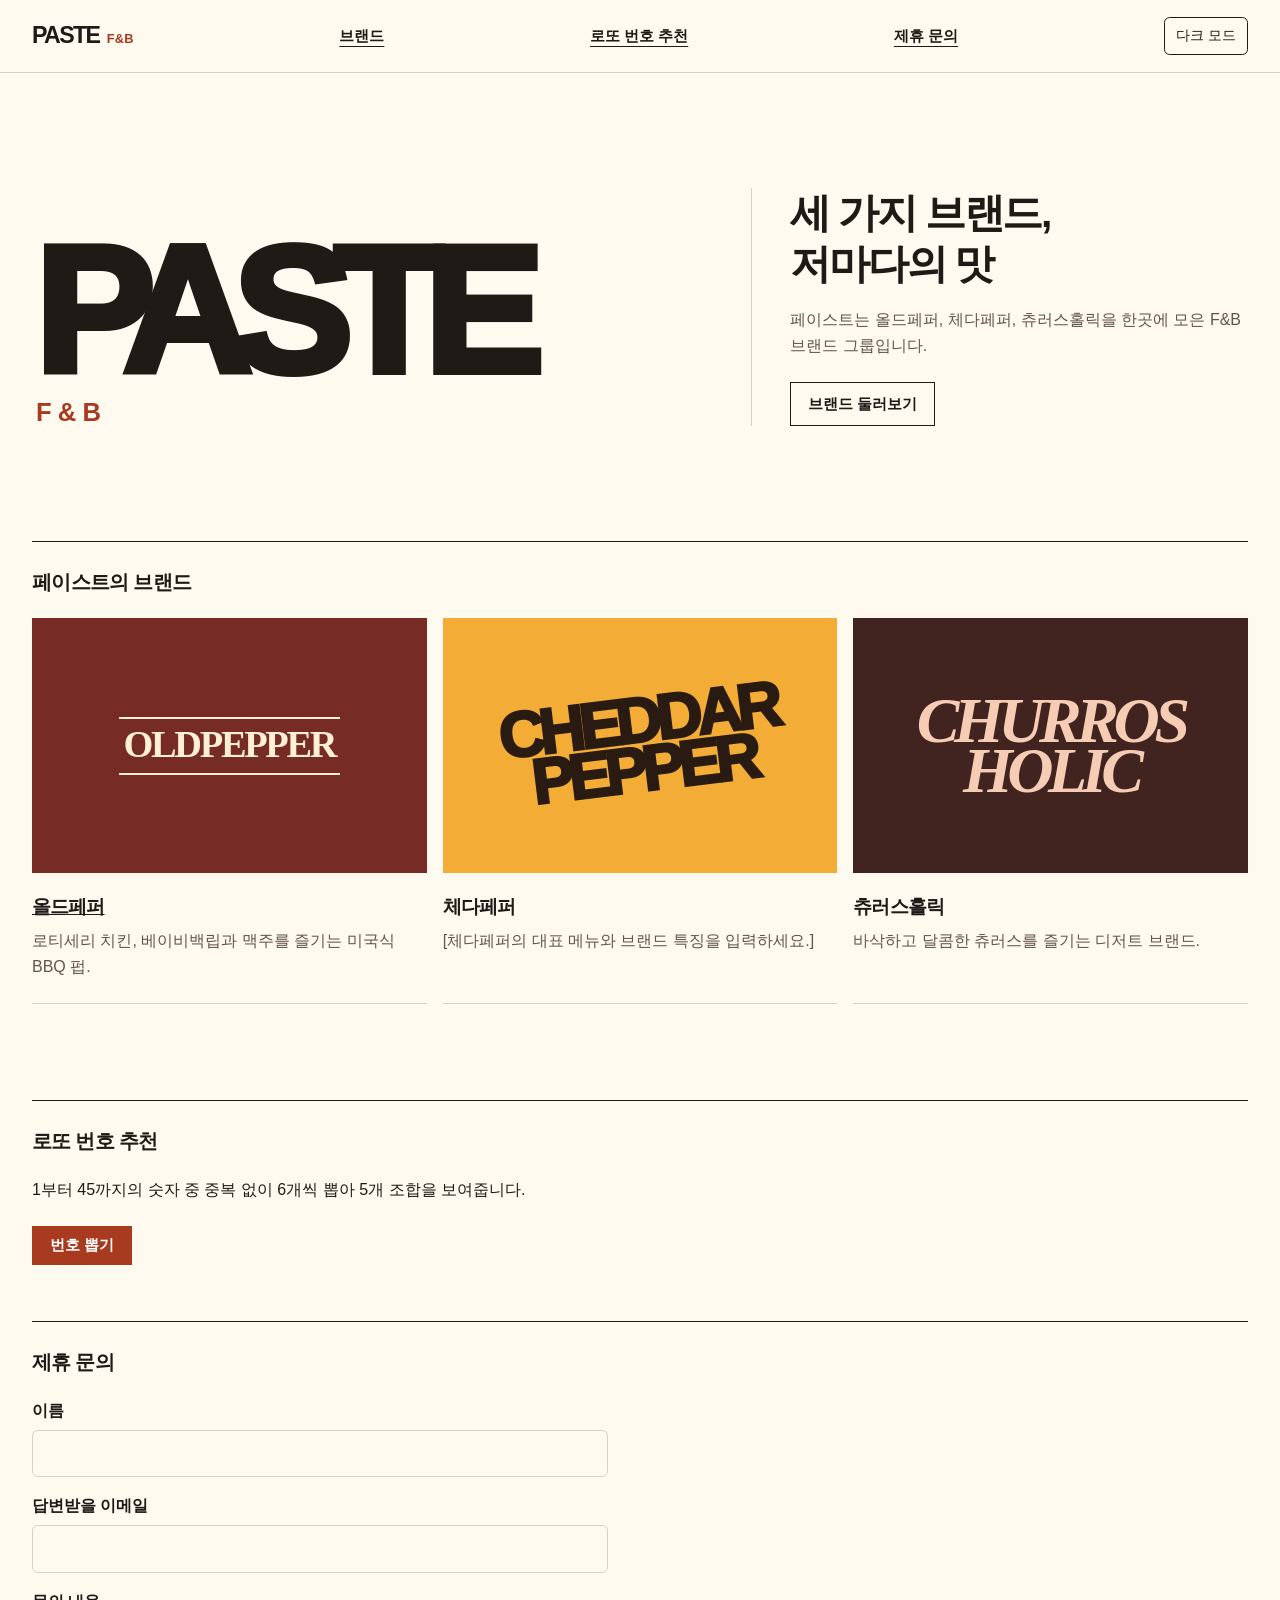
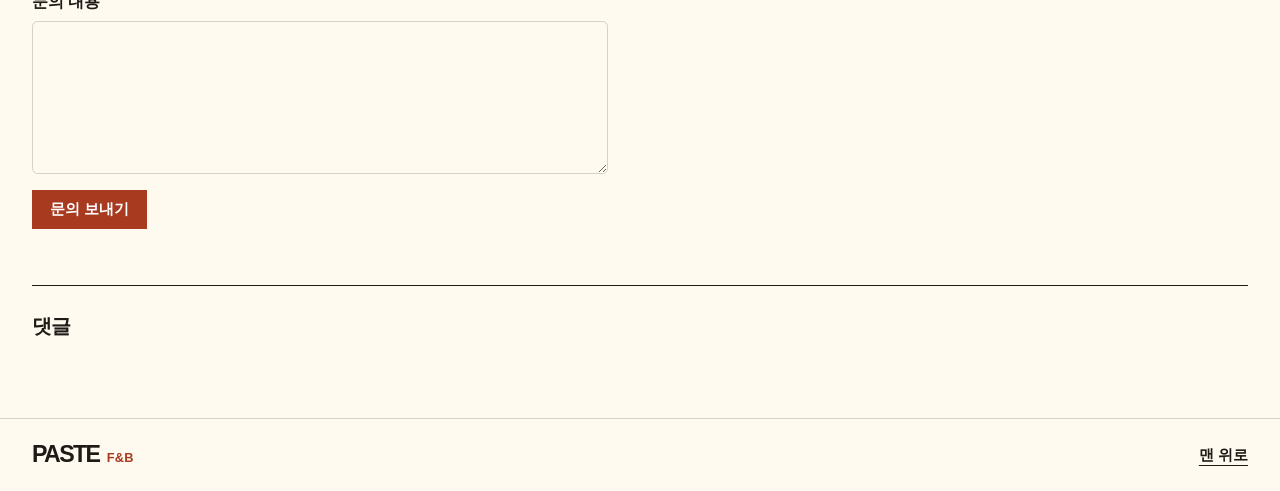
<file: index.html>
<!doctype html>
<html lang="ko">
<head>
  <meta charset="utf-8">
  <meta name="viewport" content="width=device-width, initial-scale=1">
  <meta name="description" content="페이스트 F&amp;B와 올드페퍼, 체다페퍼, 츄러스홀릭을 소개합니다.">
  <title>PASTE F&amp;B | 페이스트</title>
  <script src="theme.js"></script>
  <style>
    :root {
      color-scheme: light;
      --paper: #fffaf0;
      --ink: #201a17;
      --muted: #62554d;
      --line: #d9cfc2;
      --orange: #a83a20;
      --button-ink: #fff;
      --display: "Arial Black", "Helvetica Neue", Arial, sans-serif;
      --body: Pretendard, "Apple SD Gothic Neo", "Malgun Gothic", sans-serif;
    }
    :root[data-theme="dark"] {
      color-scheme: dark;
      --paper: #201a17;
      --ink: #fff4e8;
      --muted: #d6c4b7;
      --line: #806a5f;
      --orange: #ff9e80;
      --button-ink: #201a17;
    }
    *, *::before, *::after { box-sizing: border-box; }
    html { scroll-behavior: smooth; }
    body { margin: 0; background: var(--paper); color: var(--ink); font: 1rem/1.65 var(--body); word-break: keep-all; }
    a { color: inherit; }
    a:focus-visible { outline: 2px solid var(--orange); outline-offset: 5px; }
    .skip-link { position: absolute; z-index: 1; top: .75rem; left: .75rem; padding: .5rem 1rem; background: var(--paper); }
    .skip-link:not(:focus) { clip-path: inset(50%); }
    h1, h2, h3, p { margin: 0; }
    .wrap { width: min(100% - 3rem, 76rem); margin-inline: auto; }
    .header { border-bottom: 1px solid var(--line); }
    .nav { min-height: 4.5rem; display: flex; flex-wrap: wrap; align-items: center; justify-content: space-between; gap: .5rem 1rem; padding-block: .5rem; }
    .logo { text-decoration: none; display: inline-flex; align-items: baseline; gap: .45rem; font: 900 1.45rem/1 var(--display); letter-spacing: -.07em; }
    .logo span { color: var(--orange); font-size: .8rem; letter-spacing: .02em; }
    .nav-link { font-size: .9375rem; font-weight: 700; text-underline-offset: .32em; }
    .nav-link:hover { color: var(--orange); }

    .hero { display: grid; grid-template-columns: 1.35fr 1fr; gap: 3rem; align-items: end; padding-block: clamp(4rem, 9vw, 8.25rem); }
    .hero h1 { width: fit-content; font: 950 clamp(5rem, 14vw, 13rem)/.8 var(--display); letter-spacing: -.105em; }
    .hero h1 span { display: block; margin: .95rem 0 0 .25rem; color: var(--orange); font: 800 clamp(1rem, 2.5vw, 1.6rem)/1 var(--display); letter-spacing: .24em; }
    .hero-copy { border-left: 1px solid var(--line); padding-left: clamp(1.25rem, 3vw, 2.5rem); }
    .hero-copy h2 { font-size: clamp(1.55rem, 3.2vw, 2.65rem); line-height: 1.25; letter-spacing: -.055em; }
    .hero-copy p { margin-top: 1rem; color: var(--muted); }
    .button { display: inline-block; margin-top: 1.4rem; padding: .55rem 1.05rem; border: 1px solid var(--ink); text-decoration: none; font-size: .9375rem; font-weight: 700; }
    .button:hover { background: var(--ink); color: var(--paper); }

    .brands { padding-block: 1.5rem clamp(3.5rem, 8vw, 6rem); border-top: 1px solid var(--ink); }
    .section-title { margin-bottom: 1.2rem; font-size: 1.25rem; letter-spacing: -.035em; }
    .brand-grid { display: grid; grid-template-columns: repeat(3, minmax(0, 1fr)); gap: 1rem; }
    .brand { border-bottom: 1px solid var(--line); }
    .brand-art { min-height: 13.5rem; aspect-ratio: 1.55; display: grid; place-items: center; padding: 1rem; text-align: center; }
    .brand-art span { display: inline-block; }
    .oldpepper { color: #fff0d5; background: #762b25; }
    .oldpepper span { border-block: 2px solid currentColor; padding: .12em .12em .19em; font: 800 clamp(1.6rem, 3vw, 2.55rem)/1.1 Georgia, serif; letter-spacing: -.06em; }
    .cheddarpepper { color: #291b11; background: #f3ad36; }
    .cheddarpepper span { transform: rotate(-7deg); font: 950 clamp(2.25rem, 5vw, 4.1rem)/.77 var(--display); letter-spacing: -.09em; }
    .churrosholic { color: #f6cdb4; background: #41241f; }
    .churrosholic span { font: italic 700 clamp(2.35rem, 5vw, 4.3rem)/.77 Georgia, serif; letter-spacing: -.085em; }
    .brand-copy { padding: 1.15rem 0 1.4rem; }
    .brand-copy h3 { font-size: 1.2rem; letter-spacing: -.045em; }
    .brand-copy p { margin-top: .3rem; color: var(--muted); }
    .lotto { padding-block: 1.5rem 3.5rem; border-top: 1px solid var(--ink); }
    .lotto button { background: var(--orange); color: var(--button-ink); border-color: var(--orange); font-family: inherit; cursor: pointer; }
    .theme-toggle { border: 1px solid currentColor; border-radius: .35rem; padding: .4rem .7rem; background: transparent; color: var(--ink); font: inherit; font-size: .875rem; cursor: pointer; }
    .theme-toggle:focus-visible { outline: 2px solid var(--orange); outline-offset: 4px; }
    .lotto button:focus-visible { outline: 2px solid var(--orange); outline-offset: 4px; }
    .lotto output { display: grid; gap: .75rem; }
    .lotto-row { display: flex; flex-wrap: wrap; gap: .5rem; }
    .lotto output:not(:empty) { margin-top: 1.25rem; }
    .lotto-number { display: grid; place-items: center; width: 2.75rem; height: 2.75rem; border-radius: 50%; background: #762b25; color: white; font-weight: 800; }
    .partnership { padding-block: 1.5rem 3.5rem; border-top: 1px solid var(--ink); }
    .partnership-form { display: grid; gap: 1rem; max-width: 36rem; }
    .partnership-field { display: grid; gap: .35rem; font-weight: 700; }
    .partnership-field :is(input, textarea) {
      width: 100%;
      padding: .6rem .75rem;
      border: 1px solid var(--line);
      border-radius: .35rem;
      background: var(--paper);
      color: var(--ink);
      font: inherit;
      font-weight: 400;
    }
    .partnership-field textarea { resize: vertical; }
    .partnership-form :focus-visible { outline: 2px solid var(--orange); outline-offset: 3px; }
    .partnership-form .button { justify-self: start; margin-top: 0; background: var(--orange); color: var(--button-ink); border-color: var(--orange); font-family: inherit; cursor: pointer; }
    .comments { padding-block: 1.5rem 3.5rem; border-top: 1px solid var(--ink); }
    .comments noscript { color: var(--muted); }
    .footer { border-top: 1px solid var(--line); }
    .footer .wrap { min-height: 4.5rem; display: flex; align-items: center; justify-content: space-between; gap: 1rem; }
    @media (max-width: 50rem) {
      .hero { grid-template-columns: 1fr; gap: 2.25rem; }
      .hero-copy { border-left: 0; padding-left: 0; }
      .brand-grid { grid-template-columns: 1fr; gap: 1.5rem; }
      .brand-art { aspect-ratio: auto; }
    }
    @media (max-width: 25rem) {
      .wrap { width: calc(100% - 2rem); }
      .hero h1 { font-size: clamp(4rem, 21vw, 5rem); }
    }
    @media (prefers-reduced-motion: reduce) {
      html { scroll-behavior: auto; }
    }
  </style>
</head>
<body id="top">
  <a class="skip-link" href="#main">본문 바로가기</a>
  <header class="header">
    <nav class="nav wrap" aria-label="주 메뉴">
      <a class="logo" href="#top" aria-label="페이스트 F앤B, 맨 위로">PASTE <span>F&amp;B</span></a>
      <a class="nav-link" href="#brands">브랜드</a>
      <a class="nav-link" href="#lotto">로또 번호 추천</a>
      <a class="nav-link" href="#partnership">제휴 문의</a>
      <button class="theme-toggle" type="button" data-theme-toggle aria-pressed="false" hidden>다크 모드</button>
    </nav>
  </header>
  <main class="wrap" id="main" tabindex="-1">
    <section class="hero" aria-labelledby="paste-title">
      <h1 id="paste-title">PASTE <span>F&amp;B</span></h1>
      <div class="hero-copy">
        <h2>세 가지 브랜드,<br>저마다의 맛</h2>
        <p>페이스트는 올드페퍼, 체다페퍼, 츄러스홀릭을 한곳에 모은 F&amp;B 브랜드 그룹입니다.</p>
        <a class="button" href="#brands">브랜드 둘러보기</a>
      </div>
    </section>
    <section class="brands" id="brands" aria-labelledby="brands-title">
      <h2 class="section-title" id="brands-title">페이스트의 브랜드</h2>
      <div class="brand-grid">
        <article class="brand">
          <div class="brand-art oldpepper" aria-hidden="true"><span>OLDPEPPER</span></div>
          <div class="brand-copy">
            <h3><a href="oldpepper/index.html">올드페퍼</a></h3>
            <p>로티세리 치킨, 베이비백립과 맥주를 즐기는 미국식 BBQ 펍.</p>
          </div>
        </article>
        <article class="brand">
          <div class="brand-art cheddarpepper" aria-hidden="true"><span>CHEDDAR<br>PEPPER</span></div>
          <div class="brand-copy">
            <h3>체다페퍼</h3>
            <p>[체다페퍼의 대표 메뉴와 브랜드 특징을 입력하세요.]</p>
          </div>
        </article>
        <article class="brand">
          <div class="brand-art churrosholic" aria-hidden="true"><span>CHURROS<br>HOLIC</span></div>
          <div class="brand-copy">
            <h3>츄러스홀릭</h3>
            <p>바삭하고 달콤한 츄러스를 즐기는 디저트 브랜드.</p>
          </div>
        </article>
      </div>
    </section>
    <section class="lotto" id="lotto" aria-labelledby="lotto-title">
      <h2 class="section-title" id="lotto-title">로또 번호 추천</h2>
      <p>1부터 45까지의 숫자 중 중복 없이 6개씩 뽑아 5개 조합을 보여줍니다.</p>
      <button class="button" id="lotto-draw" type="button">번호 뽑기</button>
      <output id="lotto-result" aria-label="추천 번호" aria-atomic="true"></output>
    </section>
    <section class="partnership" id="partnership" aria-labelledby="partnership-title">
      <h2 class="section-title" id="partnership-title">제휴 문의</h2>
      <form class="partnership-form" action="https://formspree.io/f/mrpqdzrd" method="post">
        <label class="partnership-field">
          이름
          <input type="text" name="name" autocomplete="name" maxlength="100" required>
        </label>
        <label class="partnership-field">
          답변받을 이메일
          <input type="email" name="email" autocomplete="email" maxlength="254" required>
        </label>
        <label class="partnership-field">
          문의 내용
          <textarea name="message" rows="5" maxlength="4000" required></textarea>
        </label>
        <button class="button" type="submit">문의 보내기</button>
      </form>
    </section>
    <section class="comments" aria-labelledby="comments-title">
      <h2 class="section-title" id="comments-title">댓글</h2>
      <div id="disqus_thread"></div>
      <noscript>댓글을 보려면 자바스크립트를 켜 주세요. <a href="https://disqus.com/?ref_noscript">Disqus</a></noscript>
    </section>
  </main>
  <footer class="footer">
    <div class="wrap">
      <a class="logo" href="#top" aria-label="페이스트 F앤B, 맨 위로">PASTE <span>F&amp;B</span></a>
      <a class="nav-link" href="#top">맨 위로</a>
    </div>
  </footer>
  <script>
    const lottoButton = document.getElementById('lotto-draw');
    const lottoResult = document.getElementById('lotto-result');

    function makeLottoRow() {
      const pool = Array.from({ length: 45 }, (_, index) => index + 1);
      const numbers = Array.from({ length: 6 }, () => {
        const index = Math.floor(Math.random() * pool.length);
        return pool.splice(index, 1)[0];
      });

      const balls = numbers.sort((first, second) => first - second).map(number => {
        const ball = document.createElement('span');
        ball.className = 'lotto-number';
        ball.textContent = number;
        return ball;
      });

      const row = document.createElement('span');
      row.className = 'lotto-row';
      row.append(...balls);
      return row;
    }

    lottoButton.addEventListener('click', () => {
      const rows = Array.from({ length: 5 }, makeLottoRow);
      lottoResult.replaceChildren(...rows);
    });
  </script>
  <script>
    window.disqus_config = function () {
      this.page.url = 'https://tasoozzang12-oss.github.io/project/';
      this.page.identifier = 'paste-fnb-home';
    };

    const disqusScript = document.createElement('script');
    disqusScript.src = 'https://paste-3.disqus.com/embed.js';
    disqusScript.setAttribute('data-timestamp', Date.now());
    document.head.appendChild(disqusScript);
  </script>
</body>
</html>
</file>
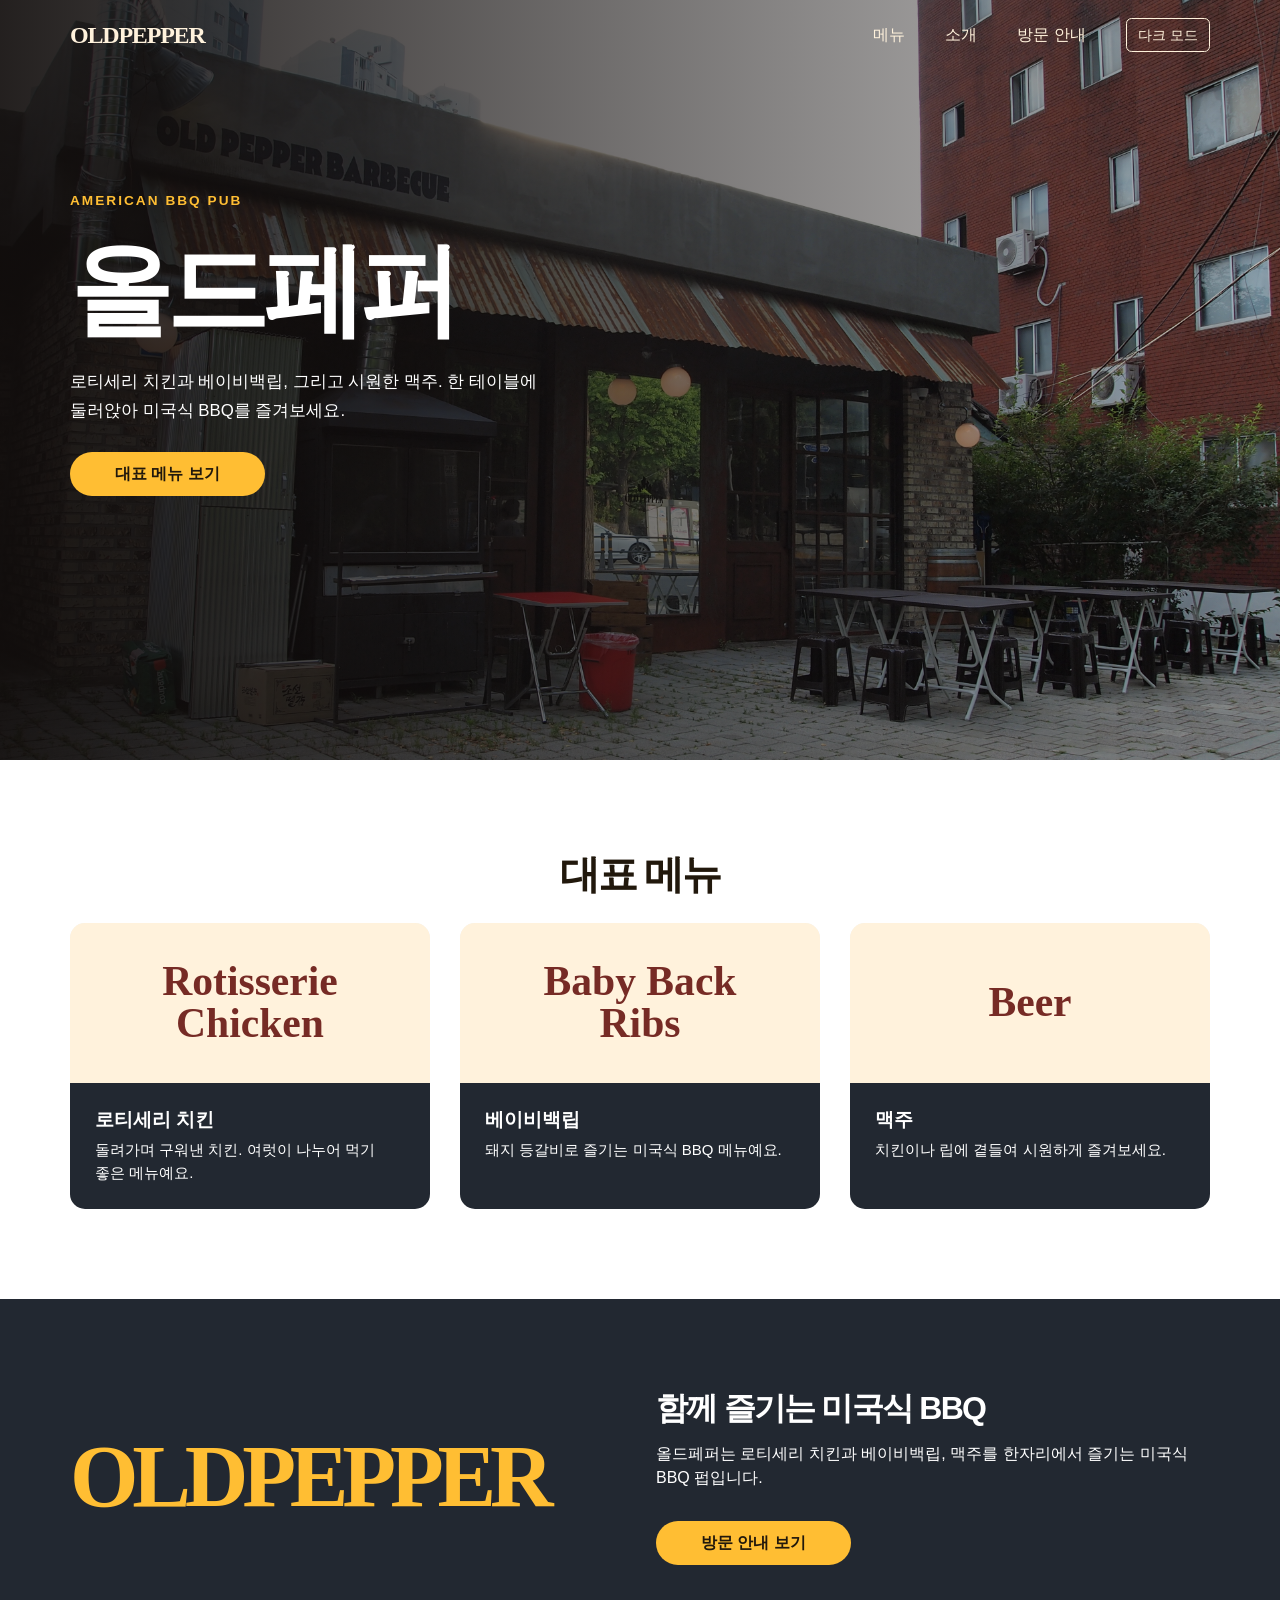
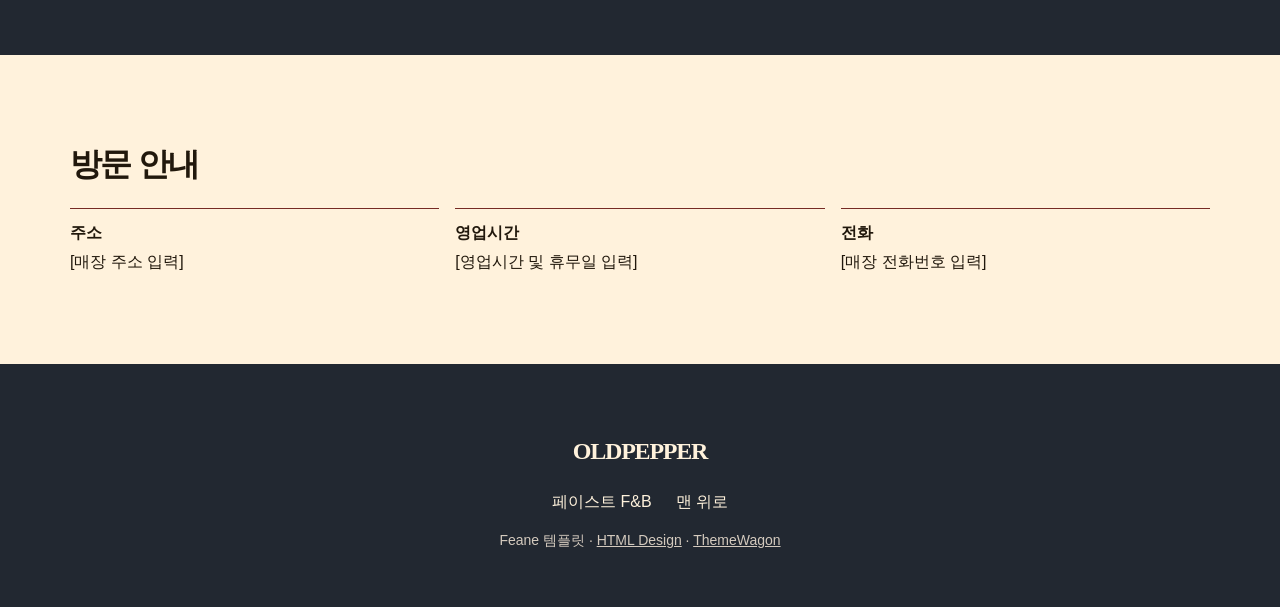
<file: oldpepper/index.html>
<!doctype html>
<html lang="ko">
<head>
  <meta charset="utf-8">
  <meta name="viewport" content="width=device-width, initial-scale=1">
  <meta name="description" content="로티세리 치킨, 베이비백립과 맥주를 즐기는 미국식 BBQ 펍 올드페퍼.">
  <title>올드페퍼 | OLDPEPPER BBQ PUB</title>
  <script src="../theme.js"></script>
  <link rel="stylesheet" href="../feane-v1.0.0/css/bootstrap.css">
  <link rel="stylesheet" href="../feane-v1.0.0/css/style.css">
  <link rel="stylesheet" href="../feane-v1.0.0/css/responsive.css">
  <link rel="stylesheet" href="style.css">
</head>
<body id="top">
  <header class="hero_area">
    <div class="bg-box" aria-hidden="true">
      <img src="image/storefront-hero.jpg" alt="" fetchpriority="high">
    </div>
    <div class="header_section">
      <nav class="container pub-nav" aria-label="주 메뉴">
        <a class="wordmark" href="#top">OLDPEPPER</a>
        <div class="pub-nav-links">
          <a href="#menu">메뉴</a>
          <a href="#about">소개</a>
          <a href="#visit">방문 안내</a>
          <button class="theme-toggle" type="button" data-theme-toggle aria-pressed="false" hidden>다크 모드</button>
        </div>
      </nav>
    </div>
    <div class="slider_section">
      <div class="container">
        <div class="detail-box hero-copy">
          <p class="eyebrow">AMERICAN BBQ PUB</p>
          <h1>올드페퍼</h1>
          <p>로티세리 치킨과 베이비백립, 그리고 시원한 맥주. 한 테이블에 둘러앉아 미국식 BBQ를 즐겨보세요.</p>
          <a href="#menu">대표 메뉴 보기</a>
        </div>
      </div>
    </div>
  </header>
  <main>
    <section class="food_section layout_padding" id="menu" aria-labelledby="menu-title">
      <div class="container">
        <div class="heading_container heading_center">
          <h2 id="menu-title">대표 메뉴</h2>
        </div>
        <div class="row menu-grid">
          <article class="col-md-4">
            <div class="box">
              <div class="menu-label" aria-hidden="true">Rotisserie<br>Chicken</div>
              <div class="detail-box">
                <h3>로티세리 치킨</h3>
                <p>돌려가며 구워낸 치킨. 여럿이 나누어 먹기 좋은 메뉴예요.</p>
              </div>
            </div>
          </article>
          <article class="col-md-4">
            <div class="box">
              <div class="menu-label" aria-hidden="true">Baby Back<br>Ribs</div>
              <div class="detail-box">
                <h3>베이비백립</h3>
                <p>돼지 등갈비로 즐기는 미국식 BBQ 메뉴예요.</p>
              </div>
            </div>
          </article>
          <article class="col-md-4">
            <div class="box">
              <div class="menu-label" aria-hidden="true">Beer</div>
              <div class="detail-box">
                <h3>맥주</h3>
                <p>치킨이나 립에 곁들여 시원하게 즐겨보세요.</p>
              </div>
            </div>
          </article>
        </div>
      </div>
    </section>
    <section class="about_section layout_padding" id="about" aria-labelledby="about-title">
      <div class="container about-content">
        <p class="about-mark" aria-hidden="true">OLDPEPPER</p>
        <div class="detail-box">
          <h2 id="about-title">함께 즐기는 미국식 BBQ</h2>
          <p>올드페퍼는 로티세리 치킨과 베이비백립, 맥주를 한자리에서 즐기는 미국식 BBQ 펍입니다.</p>
          <a href="#visit">방문 안내 보기</a>
        </div>
      </div>
    </section>
    <section class="layout_padding visit" id="visit" aria-labelledby="visit-title">
      <div class="container">
        <h2 id="visit-title">방문 안내</h2>
        <dl class="visit-grid">
          <div><dt>주소</dt><dd>[매장 주소 입력]</dd></div>
          <div><dt>영업시간</dt><dd>[영업시간 및 휴무일 입력]</dd></div>
          <div><dt>전화</dt><dd>[매장 전화번호 입력]</dd></div>
        </dl>
      </div>
    </section>
  </main>
  <footer class="footer_section">
    <div class="container">
      <a class="wordmark" href="#top">OLDPEPPER</a>
      <p class="footer-links"><a href="../index.html">페이스트 F&amp;B</a><a href="#top">맨 위로</a></p>
      <p class="credits">Feane 템플릿 · <a href="https://html.design/">HTML Design</a> · <a href="https://themewagon.com/">ThemeWagon</a></p>
    </div>
  </footer>
</body>
</html>
</file>
<file: feane-v1.0.0/css/style.css>
@import url("https://fonts.googleapis.com/css2?family=Dancing+Script:wght@400;500;600;700&family=Open+Sans:wght@400;600;700&display=swap");
body {
  font-family: "Open Sans", sans-serif;
  color: #0c0c0c;
  background-color: #ffffff;
  overflow-x: hidden;
}

.layout_padding {
  padding: 90px 0;
}

.layout_padding2 {
  padding: 75px 0;
}

.layout_padding2-top {
  padding-top: 75px;
}

.layout_padding2-bottom {
  padding-bottom: 75px;
}

.layout_padding-top {
  padding-top: 90px;
}

.layout_padding-bottom {
  padding-bottom: 90px;
}

h1,
h2 {
  font-family: 'Dancing Script', cursive;
}

.heading_container {
  display: -webkit-box;
  display: -ms-flexbox;
  display: flex;
  -webkit-box-orient: vertical;
  -webkit-box-direction: normal;
      -ms-flex-direction: column;
          flex-direction: column;
  -webkit-box-align: start;
      -ms-flex-align: start;
          align-items: flex-start;
}

.heading_container h2 {
  position: relative;
  margin-bottom: 0;
  font-size: 2.5rem;
  font-weight: bold;
}

.heading_container h2 span {
  color: #ffbe33;
}

.heading_container p {
  margin-top: 10px;
  margin-bottom: 0;
}

.heading_container.heading_center {
  -webkit-box-align: center;
      -ms-flex-align: center;
          align-items: center;
  text-align: center;
}

a,
a:hover,
a:focus {
  text-decoration: none;
}

a:hover,
a:focus {
  color: initial;
}

.btn,
.btn:focus {
  outline: none !important;
  -webkit-box-shadow: none;
          box-shadow: none;
}

/*header section*/
.hero_area {
  position: relative;
  min-height: 100vh;
  display: -webkit-box;
  display: -ms-flexbox;
  display: flex;
  -webkit-box-orient: vertical;
  -webkit-box-direction: normal;
      -ms-flex-direction: column;
          flex-direction: column;
}

.bg-box {
  position: absolute;
  top: 0;
  left: 0;
  width: 100%;
  height: 100%;
}

.bg-box img {
  width: 100%;
  height: 100%;
  -o-object-fit: cover;
     object-fit: cover;
}

.sub_page .hero_area {
  min-height: auto;
}

.sub_page .hero_area .bg-box {
  position: absolute;
  top: 0;
  left: 0;
  width: 100%;
  height: 100%;
}

.sub_page .hero_area .bg-box img {
  width: 100%;
  height: 100%;
  -o-object-fit: cover;
     object-fit: cover;
  -o-object-position: right top;
     object-position: right top;
}

.header_section {
  padding: 15px 0;
}

.header_section .container-fluid {
  padding-right: 25px;
  padding-left: 25px;
}

.navbar-brand {
  font-family: 'Dancing Script', cursive;
}

.navbar-brand span {
  font-weight: bold;
  font-size: 32px;
  color: #ffffff;
}

.custom_nav-container {
  padding: 0;
}

.custom_nav-container .navbar-nav {
  padding-left: 18%;
}

.custom_nav-container .navbar-nav .nav-item .nav-link {
  padding: 5px 20px;
  color: #ffffff;
  text-align: center;
  text-transform: uppercase;
  border-radius: 5px;
  -webkit-transition: all 0.3s;
  transition: all 0.3s;
}

.custom_nav-container .navbar-nav .nav-item:hover .nav-link, .custom_nav-container .navbar-nav .nav-item.active .nav-link {
  color: #ffbe33;
}

.custom_nav-container .nav_search-btn {
  width: auto;
  height: auto;
  padding: 0;
  border: none;
  color: #ffffff;
  margin: 0 10px;
}

.custom_nav-container .nav_search-btn:hover {
  color: #ffbe33;
}

.user_option {
  display: -webkit-box;
  display: -ms-flexbox;
  display: flex;
  -webkit-box-align: center;
      -ms-flex-align: center;
          align-items: center;
}

.user_option a {
  margin: 0 10px;
}

.user_option .user_link {
  color: #ffffff;
}

.user_option .user_link:hover {
  color: #ffbe33;
}

.user_option .cart_link {
  display: -webkit-box;
  display: -ms-flexbox;
  display: flex;
  -webkit-box-pack: center;
      -ms-flex-pack: center;
          justify-content: center;
  -webkit-box-align: center;
      -ms-flex-align: center;
          align-items: center;
}

.user_option .cart_link svg {
  width: 17px;
  height: auto;
  fill: #ffffff;
  margin-bottom: 2px;
}

.user_option .cart_link:hover svg {
  fill: #ffbe33;
}

.user_option .order_online {
  display: inline-block;
  padding: 8px 30px;
  background-color: #ffbe33;
  color: #ffffff;
  border-radius: 45px;
  -webkit-transition: all 0.3s;
  transition: all 0.3s;
  border: none;
}

.user_option .order_online:hover {
  background-color: #e69c00;
}

.custom_nav-container .navbar-toggler {
  outline: none;
}

.custom_nav-container .navbar-toggler {
  padding: 0;
  width: 37px;
  height: 42px;
  -webkit-transition: all 0.3s;
  transition: all 0.3s;
}

.custom_nav-container .navbar-toggler span {
  display: block;
  width: 35px;
  height: 4px;
  background-color: #ffffff;
  margin: 7px 0;
  -webkit-transition: all 0.3s;
  transition: all 0.3s;
  position: relative;
  border-radius: 5px;
  transition: all 0.3s;
}

.custom_nav-container .navbar-toggler span::before, .custom_nav-container .navbar-toggler span::after {
  content: "";
  position: absolute;
  left: 0;
  height: 100%;
  width: 100%;
  background-color: #ffffff;
  top: -10px;
  border-radius: 5px;
  -webkit-transition: all 0.3s;
  transition: all 0.3s;
}

.custom_nav-container .navbar-toggler span::after {
  top: 10px;
}

.custom_nav-container .navbar-toggler[aria-expanded="true"] {
  -webkit-transform: rotate(360deg);
          transform: rotate(360deg);
}

.custom_nav-container .navbar-toggler[aria-expanded="true"] span {
  -webkit-transform: rotate(45deg);
          transform: rotate(45deg);
}

.custom_nav-container .navbar-toggler[aria-expanded="true"] span::before, .custom_nav-container .navbar-toggler[aria-expanded="true"] span::after {
  -webkit-transform: rotate(90deg);
          transform: rotate(90deg);
  top: 0;
}

/*end header section*/
/* slider section */
.slider_section {
  -webkit-box-flex: 1;
      -ms-flex: 1;
          flex: 1;
  display: -webkit-box;
  display: -ms-flexbox;
  display: flex;
  -webkit-box-align: center;
      -ms-flex-align: center;
          align-items: center;
  position: relative;
  padding: 45px 0 75px 0;
}

.slider_section .row {
  -webkit-box-align: center;
      -ms-flex-align: center;
          align-items: center;
}

.slider_section #customCarousel1 {
  width: 100%;
  position: unset;
}

.slider_section .detail-box {
  color: #ffffff;
  margin-bottom: 145px;
}

.slider_section .detail-box h1 {
  font-size: 3.5rem;
  font-weight: bold;
  margin-bottom: 15px;
}

.slider_section .detail-box p {
  font-size: 14px;
}

.slider_section .detail-box a {
  display: inline-block;
  padding: 10px 45px;
  background-color: #ffbe33;
  color: #ffffff;
  border-radius: 45px;
  -webkit-transition: all 0.3s;
  transition: all 0.3s;
  border: none;
  margin-top: 10px;
}

.slider_section .detail-box a:hover {
  background-color: #e69c00;
}

.slider_section .img-box img {
  width: 100%;
}

.slider_section .carousel-indicators {
  position: unset;
  margin: 0;
  -webkit-box-pack: start;
      -ms-flex-pack: start;
          justify-content: flex-start;
  -webkit-box-align: center;
      -ms-flex-align: center;
          align-items: center;
}

.slider_section .carousel-indicators li {
  background-color: #ffffff;
  width: 12px;
  height: 12px;
  border-radius: 100%;
  opacity: 1;
}

.slider_section .carousel-indicators li.active {
  width: 20px;
  height: 20px;
  background-color: #ffbe33;
}

.offer_section {
  position: relative;
  padding-top: 45px;
}

.offer_section .box {
  display: -webkit-box;
  display: -ms-flexbox;
  display: flex;
  -webkit-box-align: center;
      -ms-flex-align: center;
          align-items: center;
  margin-top: 45px;
  border-radius: 5px;
  padding: 20px 15px;
  background-color: #222831;
  color: #ffffff;
}

.offer_section .box .img-box {
  width: 175px;
  min-width: 175px;
  height: 175px;
  margin-right: 15px;
  position: relative;
  -webkit-transition: all 0.1 0.5s;
  transition: all 0.1 0.5s;
  border-radius: 100%;
  border: 5px solid #ffbe33;
  overflow: hidden;
}

.offer_section .box .img-box img {
  width: 100%;
  -webkit-transition: all .2s;
  transition: all .2s;
}

.offer_section .box .detail-box h5 {
  font-family: 'Dancing Script', cursive;
  font-size: 24px;
  margin: 0;
}

.offer_section .box .detail-box h6 {
  font-family: 'Dancing Script', cursive;
  margin: 10px 0;
}

.offer_section .box .detail-box h6 span {
  font-size: 2.5rem;
  font-weight: bold;
}

.offer_section .box .detail-box a {
  display: inline-block;
  padding: 10px 30px;
  background-color: #ffbe33;
  color: #ffffff;
  border-radius: 45px;
  -webkit-transition: all 0.3s;
  transition: all 0.3s;
  border: none;
}

.offer_section .box .detail-box a:hover {
  background-color: #e69c00;
}

.offer_section .box .detail-box a svg {
  width: 20px;
  height: auto;
  margin-left: 5px;
  fill: #ffffff;
}

.offer_section .box:hover .img-box img {
  -webkit-transform: scale(1.1);
          transform: scale(1.1);
}

.food_section .filters_menu {
  padding: 0;
  display: -webkit-box;
  display: -ms-flexbox;
  display: flex;
  -ms-flex-wrap: wrap;
      flex-wrap: wrap;
  -webkit-box-pack: center;
      -ms-flex-pack: center;
          justify-content: center;
  list-style-type: none;
  margin: 45px 0 20px 0;
}

.food_section .filters_menu li {
  padding: 7px 25px;
  cursor: pointer;
  border-radius: 25px;
}

.food_section .filters_menu li.active {
  background-color: #222831;
  color: #ffffff;
}

.food_section .box {
  position: relative;
  margin-top: 25px;
  background-color: #ffffff;
  border-radius: 10px;
  color: #ffffff;
  border-radius: 15px;
  overflow: hidden;
  background: linear-gradient(to bottom, #f1f2f3 25px, #222831 25px);
}

.food_section .box .img-box {
  background: #f1f2f3;
  display: -webkit-box;
  display: -ms-flexbox;
  display: flex;
  -webkit-box-pack: center;
      -ms-flex-pack: center;
          justify-content: center;
  -webkit-box-align: center;
      -ms-flex-align: center;
          align-items: center;
  height: 215px;
  border-radius: 0 0 0 45px;
  margin: -1px;
  padding: 25px;
}

.food_section .box .img-box img {
  max-width: 100%;
  max-height: 145px;
  -webkit-transition: all .2s;
  transition: all .2s;
}

.food_section .box .detail-box {
  padding: 25px;
}

.food_section .box .detail-box h5 {
  font-weight: 600;
}

.food_section .box .detail-box p {
  font-size: 15px;
}

.food_section .box .detail-box h6 {
  margin-top: 10px;
}

.food_section .box .options {
  display: -webkit-box;
  display: -ms-flexbox;
  display: flex;
  -webkit-box-pack: justify;
      -ms-flex-pack: justify;
          justify-content: space-between;
}

.food_section .box .options a {
  width: 40px;
  height: 40px;
  border-radius: 100%;
  background: #ffbe33;
  display: -webkit-box;
  display: -ms-flexbox;
  display: flex;
  -webkit-box-pack: center;
      -ms-flex-pack: center;
          justify-content: center;
  -webkit-box-align: center;
      -ms-flex-align: center;
          align-items: center;
}

.food_section .box .options a svg {
  width: 18px;
  height: auto;
  fill: #ffffff;
}

.food_section .box:hover .img-box img {
  -webkit-transform: scale(1.1);
          transform: scale(1.1);
}

.food_section .btn-box {
  display: -webkit-box;
  display: -ms-flexbox;
  display: flex;
  -webkit-box-pack: center;
      -ms-flex-pack: center;
          justify-content: center;
  margin-top: 45px;
}

.food_section .btn-box a {
  display: inline-block;
  padding: 10px 55px;
  background-color: #ffbe33;
  color: #ffffff;
  border-radius: 45px;
  -webkit-transition: all 0.3s;
  transition: all 0.3s;
  border: none;
}

.food_section .btn-box a:hover {
  background-color: #e69c00;
}

.about_section {
  background: #222831;
  color: #ffffff;
}

.about_section .row {
  -webkit-box-align: center;
      -ms-flex-align: center;
          align-items: center;
}

.about_section .img-box {
  position: relative;
  display: -webkit-box;
  display: -ms-flexbox;
  display: flex;
  -webkit-box-pack: center;
      -ms-flex-pack: center;
          justify-content: center;
}

.about_section .img-box img {
  width: 100%;
  max-width: 445px;
  position: relative;
  z-index: 2;
}

.about_section .detail-box p {
  margin-top: 15px;
}

.about_section .detail-box a {
  display: inline-block;
  padding: 10px 45px;
  background-color: #ffbe33;
  color: #ffffff;
  border-radius: 45px;
  -webkit-transition: all 0.3s;
  transition: all 0.3s;
  border: none;
  margin-top: 15px;
}

.about_section .detail-box a:hover {
  background-color: #e69c00;
}

.book_section {
  position: relative;
}

.book_section .heading_container {
  margin-bottom: 25px;
}

.book_section .form_container .form-control {
  width: 100%;
  border: none;
  height: 50px;
  margin-bottom: 25px;
  padding-left: 25px;
  border: 1px solid #999;
  outline: none;
  color: #000000;
  border-radius: 5px;
  outline: none;
  -webkit-box-shadow: none;
          box-shadow: none;
}

.book_section .form_container .form-control::-webkit-input-placeholder {
  color: #222222;
}

.book_section .form_container .form-control:-ms-input-placeholder {
  color: #222222;
}

.book_section .form_container .form-control::-ms-input-placeholder {
  color: #222222;
}

.book_section .form_container .form-control::placeholder {
  color: #222222;
}

.book_section .form_container .nice-select .current {
  font-size: 16px;
}

.book_section .form_container button {
  margin-top: 15px;
  border: none;
  text-transform: uppercase;
  display: inline-block;
  padding: 10px 55px;
  background-color: #ffbe33;
  color: #ffffff;
  border-radius: 45px;
  -webkit-transition: all 0.3s;
  transition: all 0.3s;
  border: none;
}

.book_section .form_container button:hover {
  background-color: #e69c00;
}

.book_section .map_container {
  width: 100%;
  height: 345px;
  border-radius: 10px;
  overflow: hidden;
}

.book_section .map_container #googleMap {
  height: 100%;
  min-height: 100%;
  width: 100%;
}

/* client section start */
.client_section .heading_container {
  margin-bottom: 30px;
}

.client_section .box {
  display: -webkit-box;
  display: -ms-flexbox;
  display: flex;
  -webkit-box-orient: vertical;
  -webkit-box-direction: normal;
      -ms-flex-direction: column;
          flex-direction: column;
  margin: 15px;
}

.client_section .box .img-box {
  position: relative;
  display: -webkit-box;
  display: -ms-flexbox;
  display: flex;
  -webkit-box-pack: center;
      -ms-flex-pack: center;
          justify-content: center;
  -webkit-box-align: center;
      -ms-flex-align: center;
          align-items: center;
  width: 115px;
  position: relative;
  margin-top: 30px;
}

.client_section .box .img-box img {
  border-radius: 100%;
  border: 5px solid #ffbe33;
  position: relative;
}

.client_section .box .img-box::before {
  content: "";
  position: absolute;
  left: 50%;
  top: 0;
  width: 20px;
  height: 20px;
  background-color: #ffbe33;
  -webkit-transform: rotate(45deg) translateX(-50%);
          transform: rotate(45deg) translateX(-50%);
}

.client_section .box .detail-box {
  background-color: #222831;
  color: #ffffff;
  padding: 25px 25px 15px 25px;
  border-radius: 5px;
}

.client_section .box .detail-box h6 {
  font-weight: 600;
  font-size: 18px;
  margin: 15px 0 5px 0;
}

.client_section .box .detail-box p {
  margin-bottom: 0;
  font-size: 15px;
  margin-bottom: 10px;
}

.client_section .owl-carousel .owl-nav {
  display: -webkit-box;
  display: -ms-flexbox;
  display: flex;
  -webkit-box-pack: center;
      -ms-flex-pack: center;
          justify-content: center;
  margin-top: 45px;
  padding: 0 15px;
}

.client_section .owl-carousel .owl-nav .owl-prev,
.client_section .owl-carousel .owl-nav .owl-next {
  width: 45px;
  height: 45px;
  background-color: #ffbe33;
  color: #ffffff;
  outline: none;
  bottom: 0px;
  font-size: 24px;
  margin: 0 5px;
  border-radius: 100%;
}

/* client section end */
.contact_section .heading_container {
  margin-bottom: 45px;
}

.contact_section .form_container .form-group {
  margin-bottom: 25px;
}

.contact_section .form_container input {
  width: 100%;
  border: none;
  height: 50px;
  padding-left: 25px;
  background-color: transparent;
  border: 1px solid #ccc;
  outline: none;
  color: #000000;
  border-radius: 5px;
}

.contact_section .form_container input::-webkit-input-placeholder {
  color: #222222;
}

.contact_section .form_container input:-ms-input-placeholder {
  color: #222222;
}

.contact_section .form_container input::-ms-input-placeholder {
  color: #222222;
}

.contact_section .form_container input::placeholder {
  color: #222222;
}

.contact_section .form_container input.message-box {
  height: 120px;
  border-radius: 5px;
}

.contact_section .form_container .btn-box {
  display: -webkit-box;
  display: -ms-flexbox;
  display: flex;
  -webkit-box-pack: center;
      -ms-flex-pack: center;
          justify-content: center;
}

.contact_section .form_container button {
  margin-top: 10px;
  border: none;
  text-transform: uppercase;
  display: inline-block;
  padding: 10px 55px;
  background-color: #ffbe33;
  color: #ffffff;
  border-radius: 0px;
  -webkit-transition: all 0.3s;
  transition: all 0.3s;
  border: none;
}

.contact_section .form_container button:hover {
  background-color: #e69c00;
}

/* footer section*/
.footer_section {
  background-color: #222831;
  color: #ffffff;
  padding: 75px 0 40px 0;
  text-align: center;
}

.footer_section h4 {
  font-size: 28px;
}

.footer_section h4,
.footer_section .footer-logo {
  font-weight: 600;
  margin-bottom: 20px;
  font-family: 'Dancing Script', cursive;
}

.footer_section p {
  color: #dbdbdb;
}

.footer_section .footer-col {
  margin-bottom: 30px;
}

.footer_section .footer_contact .contact_link_box {
  display: -webkit-box;
  display: -ms-flexbox;
  display: flex;
  -webkit-box-orient: vertical;
  -webkit-box-direction: normal;
      -ms-flex-direction: column;
          flex-direction: column;
}

.footer_section .footer_contact .contact_link_box a {
  margin: 5px 0;
  color: #ffffff;
}

.footer_section .footer_contact .contact_link_box a i {
  margin-right: 5px;
}

.footer_section .footer_contact .contact_link_box a:hover {
  color: #ffbe33;
}

.footer_section .footer-logo {
  display: block;
  font-weight: bold;
  font-size: 38px;
  line-height: 1;
  color: #ffffff;
}

.footer_section .footer_social {
  display: -webkit-box;
  display: -ms-flexbox;
  display: flex;
  -webkit-box-pack: center;
      -ms-flex-pack: center;
          justify-content: center;
  margin-top: 20px;
  margin-bottom: 10px;
}

.footer_section .footer_social a {
  display: -webkit-box;
  display: -ms-flexbox;
  display: flex;
  -webkit-box-pack: center;
      -ms-flex-pack: center;
          justify-content: center;
  -webkit-box-align: center;
      -ms-flex-align: center;
          align-items: center;
  color: #222831;
  width: 30px;
  height: 30px;
  border-radius: 100%;
  background-color: #ffffff;
  border-radius: 100%;
  margin: 0 2.5px;
  font-size: 18px;
}

.footer_section .footer_social a:hover {
  color: #ffbe33;
}

.footer_section .footer-info {
  text-align: center;
  margin-top: 25px;
}

.footer_section .footer-info p {
  color: #ffffff;
  margin: 0;
}

.footer_section .footer-info p a {
  color: inherit;
}
/*# sourceMappingURL=style.css.map */
</file>
<file: feane-v1.0.0/css/responsive.css>
@media (max-width: 1300px) {}

@media (max-width: 1120px) {}

@media (max-width: 992px) {
  .hero_area {
    min-height: auto;
  }

  .custom_nav-container .navbar-nav {
    padding-top: 15px;
padding-left: 0;
    align-items: center;
  }

  .user_option{
    justify-content: center;
    margin-top: 15px;
  }
  .custom_nav-container .navbar-nav .nav-item .nav-link {
    padding: 5px 25px;
    margin: 5px 0;
  }

  .slider_section .carousel-indicators {
    margin-top: 45px;
  }

  .offer_section .box {
    flex-direction: column;
    align-items: center;
    text-align: center;
  }

  .offer_section .box .img-box {
    margin-right: 0;
    margin-bottom: 15px;
  }
}

@media (max-width: 767px) {

  .about_section .detail-box,
  .book_section .form_container {
    margin-bottom: 45px;
  }

  .about_section .row {
    flex-direction: column-reverse;
  }

  .offer_section .box {
    flex-direction: row;
    text-align: left;
  }

  .offer_section .box .img-box {
    margin-right: 15px;
    margin-bottom: 0;
  }
}

@media (max-width: 576px) {}

@media (max-width: 480px) {}

@media (max-width: 430px) {
  .offer_section .box {
    flex-direction: column;
    text-align: center;
  }

  .offer_section .box .img-box {
    margin-right: 0;
    margin-bottom: 15px;
  }
}

@media (max-width: 376px) {
  .slider_section .detail-box h1 {
    font-size: 3rem;
  }
}

@media (min-width: 1200px) {
  .container {
    max-width: 1170px;
  }
}


@media (min-width:576px) and (max-width:991px) {
  .rent_solution_container .col-md-4.col-sm-6 {
    float: left;
    width: 50%;
  }
}
</file>
<file: oldpepper/style.css>
:root {
  --cream: #fff2dc;
  --gold: #ffbe33;
  --charcoal: #222831;
  --red: #762b25;
  --page: #fff;
  --text: #21180c;
  --visit: var(--cream);
  --menu-label: var(--cream);
  --menu-label-text: var(--red);
  --divider: var(--red);
}

:root[data-theme="dark"] {
  color-scheme: dark;
  --page: #1d1917;
  --text: #fff2dc;
  --visit: #2b2220;
  --menu-label: #442a26;
  --menu-label-text: #ffd3b8;
  --divider: #d98d7a;
}

body { background: var(--page); color: var(--text); font-family: "Malgun Gothic", sans-serif; word-break: keep-all; }
h1, h2 { font-family: inherit; font-weight: 800; letter-spacing: -.055em; }
a:focus-visible { outline: 2px solid #cd8425; outline-offset: 5px; }

.hero_area { min-height: min(760px, 90vh); background: #171514; }
.bg-box::after {
  content: "";
  position: absolute;
  inset: 0;
  background: linear-gradient(90deg, rgba(17, 13, 12, .92), rgba(17, 13, 12, .24));
}
.header_section, .slider_section { position: relative; }
.pub-nav {
  display: flex;
  align-items: center;
  justify-content: space-between;
  flex-wrap: wrap;
  gap: .75rem 2rem;
}
.wordmark { color: var(--cream); font: 800 1.5rem/1 Georgia, serif; letter-spacing: -.05em; }
.wordmark:hover, .wordmark:focus { color: var(--gold); }
.pub-nav-links { display: flex; flex-wrap: wrap; align-items: center; gap: .4rem clamp(1rem, 4vw, 2.5rem); }
.theme-toggle { border: 1px solid currentColor; border-radius: .35rem; padding: .35rem .7rem; background: transparent; color: var(--cream); font-size: .875rem; cursor: pointer; }
.theme-toggle:focus-visible { outline: 2px solid var(--gold); outline-offset: 4px; }
.pub-nav-links a, .footer-links a { color: var(--cream); padding-block: .5rem; }
.pub-nav-links a:hover, .footer-links a:hover { color: var(--gold); }
.slider_section { padding: 5rem 0; }
.slider_section .hero-copy { max-width: 31rem; }
.slider_section .hero-copy h1 { font-size: clamp(3.25rem, 8vw, 6.5rem); }
.slider_section .hero-copy p { font-size: 1.05rem; line-height: 1.75; }
.slider_section .hero-copy .eyebrow { color: var(--gold); font-size: .85rem; font-weight: 800; letter-spacing: .15em; }
.slider_section .detail-box a, .about_section .detail-box a {
  background-color: var(--gold);
  color: #21180c;
  font-weight: 700;
}
.slider_section .detail-box a:hover, .about_section .detail-box a:hover { background-color: #f6d179; }

.menu-grid > article { display: flex; }
.food_section .box { width: 100%; overflow: hidden; }
.menu-label {
  display: grid;
  min-height: 10rem;
  place-content: center;
  padding: 1rem;
  background: var(--menu-label);
  color: var(--menu-label-text);
  text-align: center;
  font: 800 clamp(1.7rem, 4vw, 2.6rem)/1 Georgia, serif;
}
.food_section .detail-box h3 { font-size: 1.2rem; font-weight: 750; }
.food_section .detail-box p { margin-bottom: 0; font-size: 1rem; }
.about-content { display: grid; grid-template-columns: 1fr 1fr; gap: 2rem; align-items: center; }
.about-mark { color: var(--gold); font: 800 clamp(2rem, 7vw, 5.5rem)/1 Georgia, serif; letter-spacing: -.07em; margin: 0; }
.visit { background: var(--visit); }
.visit-grid { display: grid; grid-template-columns: repeat(3, 1fr); gap: 1rem; margin: 1.5rem 0 0; }
.visit-grid > div { border-top: 1px solid var(--divider); padding-top: .75rem; }
.visit-grid dd { margin: .3rem 0 0; }
.footer-links { display: flex; justify-content: center; gap: 1.5rem; margin: 1rem 0 .5rem; }
.footer_section .credits, .credits a { color: #d4cabe; font-size: .875rem; }
.credits a { text-decoration: underline; }

@media (max-width: 767px) {
  .hero_area { min-height: 0; }
  .bg-box img { object-position: 65%; }
  .bg-box::after { background: rgba(17, 13, 12, .66); }
  .slider_section { padding: 4rem 0 5rem; }
  .layout_padding { padding: 3.5rem 0; }
  .about-content, .visit-grid { grid-template-columns: 1fr; }
  .about_section .detail-box { margin-bottom: 0; }
}
</file>
